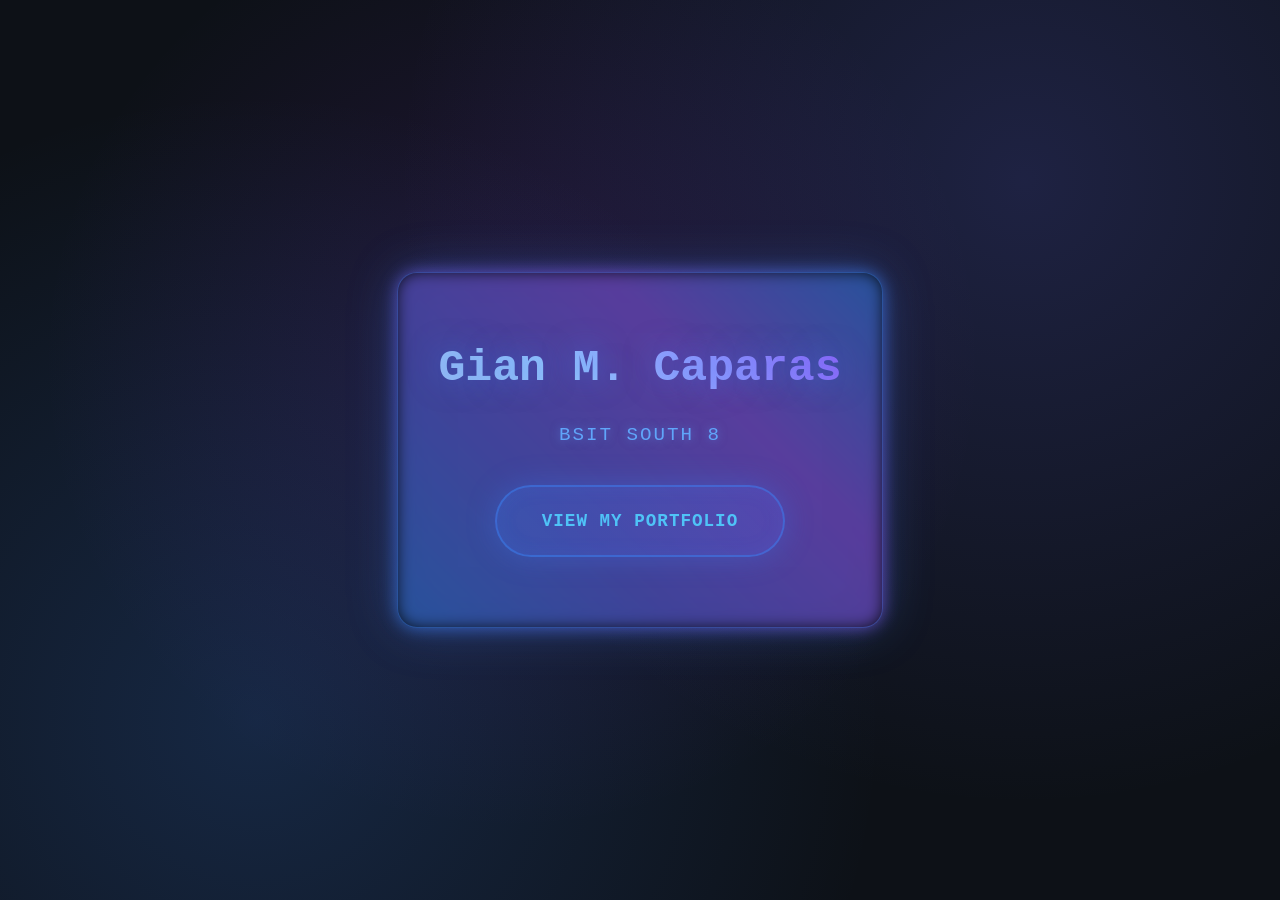
<file: index.html>
<!DOCTYPE html>
<html lang="en">

<head>
    <link rel="stylesheet" href="design.css">
    <meta charset="UTF-8">
    <meta name="viewport" content="width=device-width, initial-scale=1.0">
    <title>Gian - Landing Page</title>
</head>

<body>
    <div class="container">
        <h1>Gian M. Caparas</h1>
        <p class="subtitle">BSIT SOUTH 8</p>
        <a href="portfolio.html" class="cta-button">VIEW MY PORTFOLIO</a>
    </div>
</body>

</html>
</file>
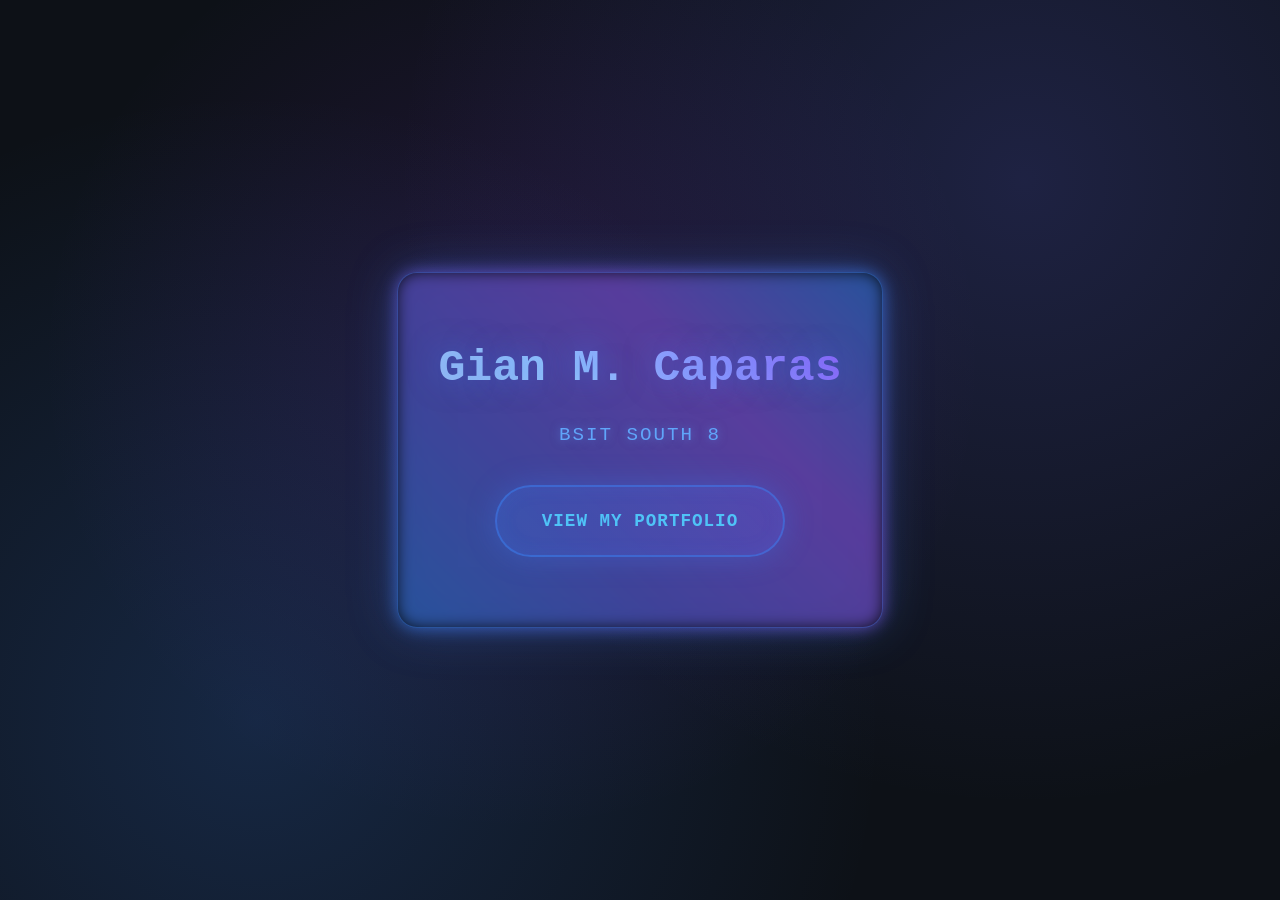
<file: landing-btn.html>
<!DOCTYPE html>
<html lang="en">

<head>
    <link rel="stylesheet" href="design.css">
    <meta charset="UTF-8">
    <meta name="viewport" content="width=device-width, initial-scale=1.0">
    <title>Gian - Landing Page</title>
</head>

<body>
    <div class="container">
        <h1>Gian M. Caparas</h1>
        <p class="subtitle">BSIT SOUTH 8</p>
        <a href="portfolio.html" class="cta-button">VIEW MY PORTFOLIO</a>
    </div>
</body>

</html>
</file>
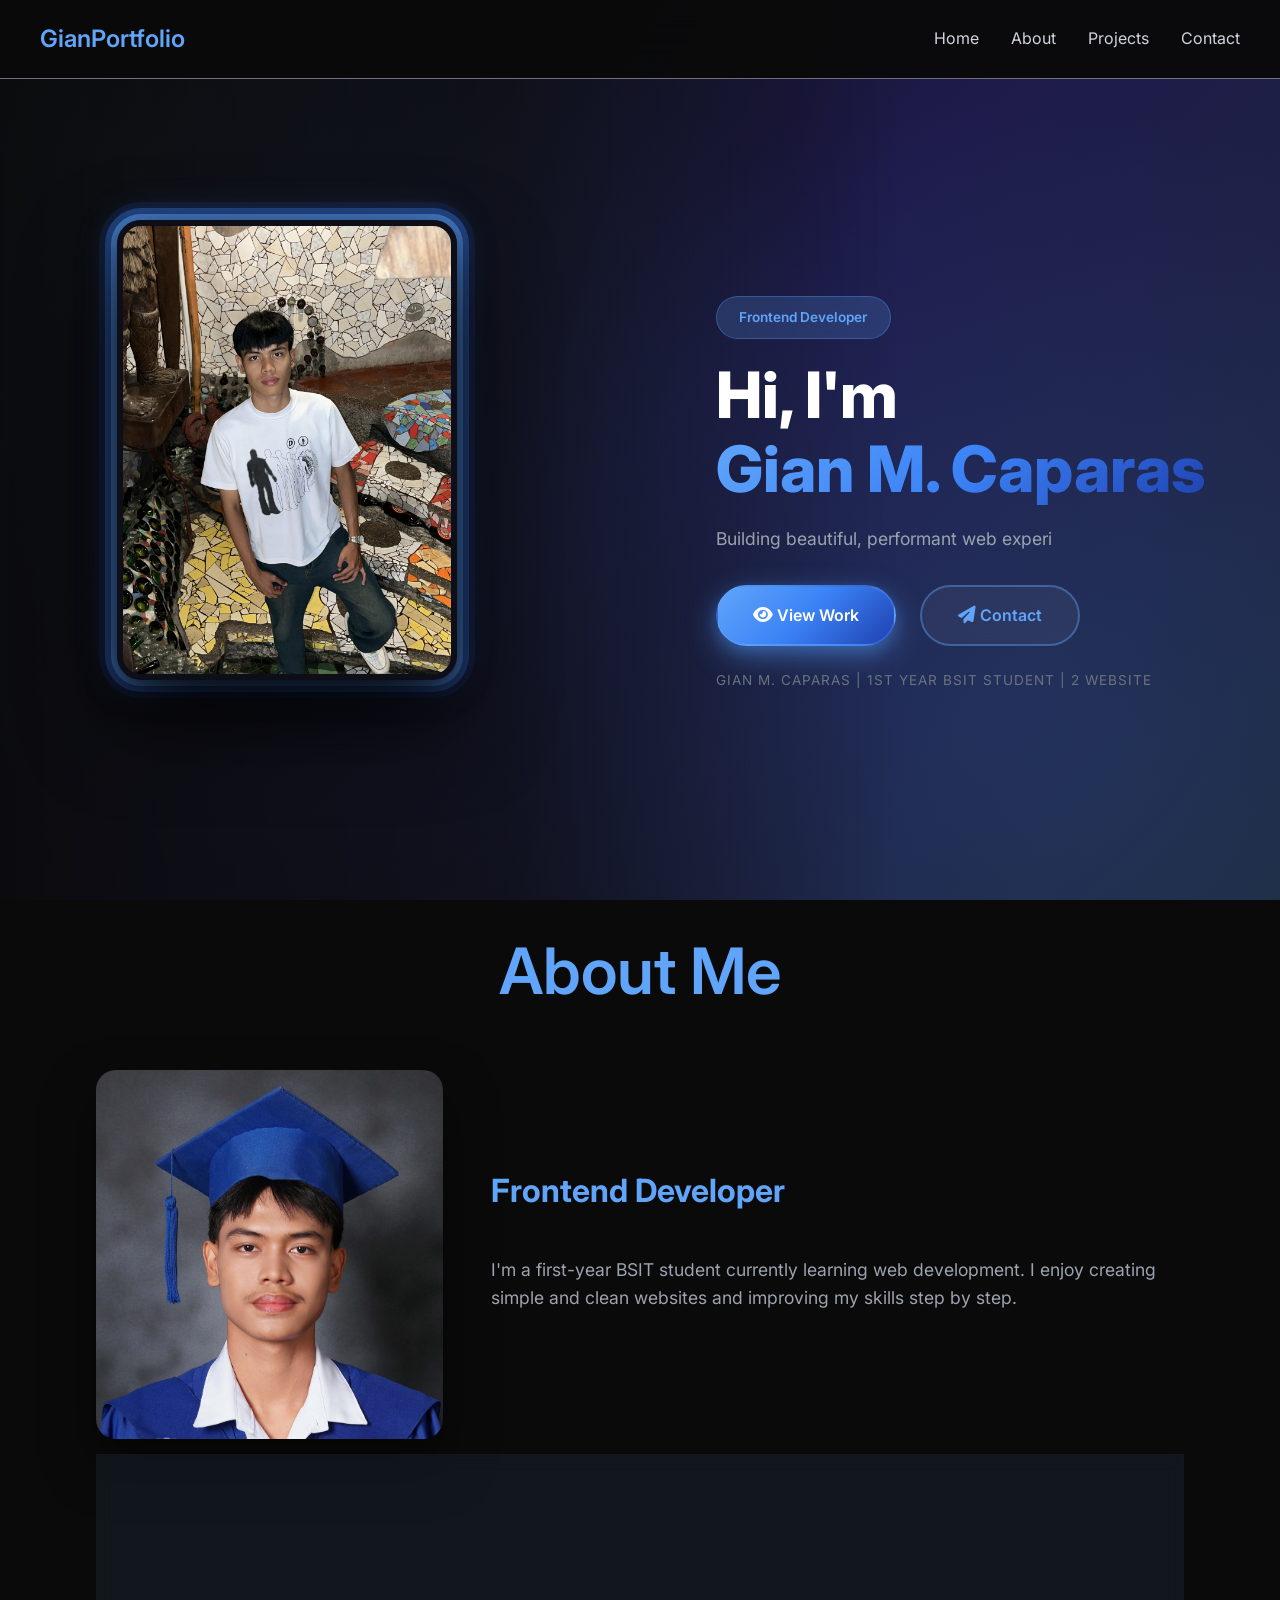
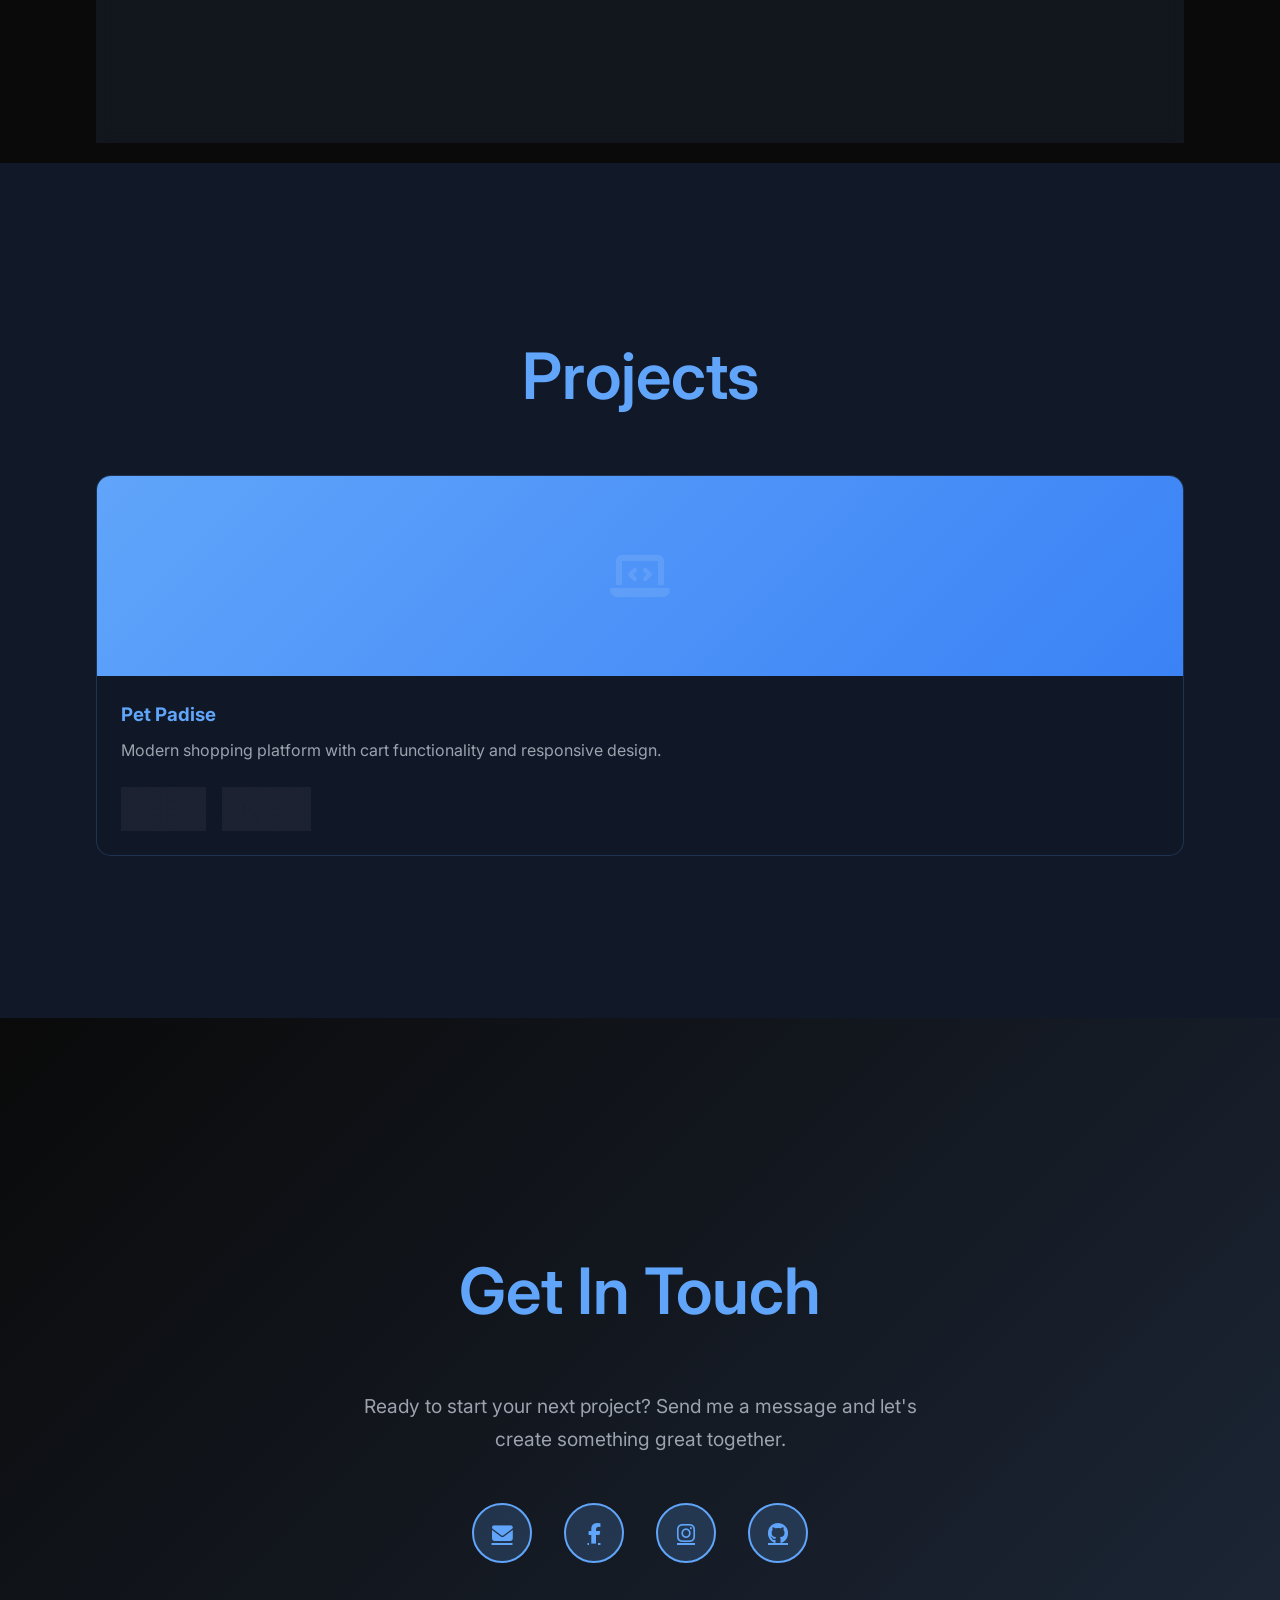
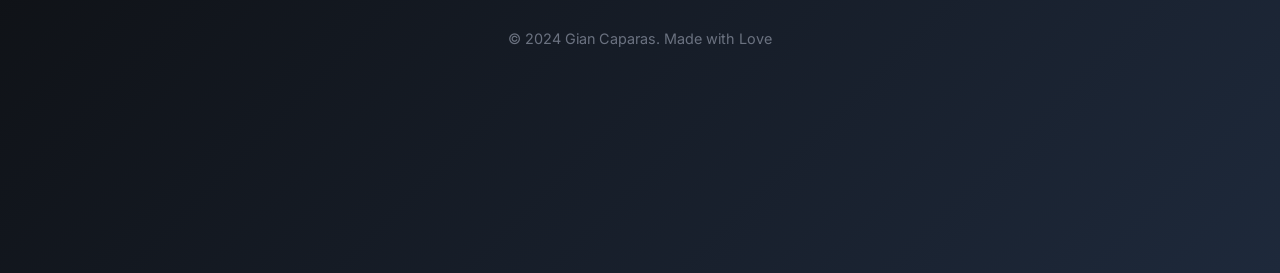
<file: portfolio.html>
<!DOCTYPE html>
<html lang="en">

<head>
    <meta charset="UTF-8">
    <link rel="stylesheet" href="style.css">
    <meta name="viewport" content="width=device-width, initial-scale=1.0">
    <title>Gian Caparas - Portfolio</title>
    <link href="https://fonts.googleapis.com/css2?family=Inter:wght@300;400;500;600;700&display=swap" rel="stylesheet">
    <link rel="stylesheet" href="https://cdnjs.cloudflare.com/ajax/libs/font-awesome/6.4.0/css/all.min.css">

</head>

<body>
    <!-- Navigation -->
    <nav>
        <div class="nav-container">
            <div class="logo">GianPortfolio</div>
            <ul class="nav-links">
                <li><a href="#home">Home</a></li>
                <li><a href="#about">About</a></li>
                <li><a href="#projects">Projects</a></li>
                <li><a href="#contact">Contact</a></li>
            </ul>
        </div>
    </nav>

    <!-- HERO: Profile LEFT + Content RIGHT -->
    <section id="home" class="hero">
        <div class="hero-bg"></div>
        <div class="hero-overlay"></div>

        <!-- CLEAN Portrait - Blue Gradient Border -->
        <div class="left-profile-hero">
            <div class="profile-portrait-clean">
                <img src="image/avatar.png" alt="Your Profile" class="profile-photo-clean">
            </div>
        </div>

        <!-- RIGHT: Content -->
        <div class="hero-content-right">
            <div class="hero-badge">Frontend Developer</div>
            <h1 class="hero-title">
                Hi, I'm <span class="gradient-text">Gian M. Caparas</span>
            </h1>
            <p class="hero-subtitle">
                Building beautiful, performant web experiences with modern tools
            </p>
            <div class="hero-buttons">
                <a href="#projects" class="hero-btn btn-primary">
                    <span class="btn-content">
                        <i class="fas fa-eye btn-icon"></i>
                        <span class="btn-text">View Work</span>
                    </span>
                    <div class="btn-shine"></div>
                    <div class="btn-ripple"></div>
                </a>
                <a href="#contact" class="hero-btn btn-secondary">
                    <span class="btn-content">
                        <i class="fas fa-paper-plane btn-icon"></i>
                        <span class="btn-text">Contact</span>
                    </span>
                    <div class="btn-shine"></div>
                    <div class="btn-ripple"></div>
                </a>
            </div>

            <div class="hero-stats-mini">
                Gian M. Caparas | 1ST YEAR BSIT STUDENT | 2 WEBSITE
            </div>
        </div>
    </section>

    <!-- About -->
    <section id="about" class="about fade-in">
        <div class="container">
            <h2 class="section-title">About Me</h2>
            <div class="about-grid">
                <img src="image/profile.png" alt="Profile" class="profile-img">
                <div class="about-text">
                    <h3>Frontend Developer</h3>
                    <p>I'm a first-year BSIT student currently learning web development. I enjoy creating simple and
                        clean websites and improving my skills step by step.</p>

                </div>
            </div>
            <!--Skills-->
            <div class="skills-section">
                <h3 class="skills-title">Skills & Expertise</h3>
                <div class="skill-progress-grid">
                    <div class="skill-item">
                        <div class="skill-header">
                            <span class="skill-name">HTML</span>
                            <span class="skill-percent">95%</span>
                        </div>
                        <div class="skill-bar">
                            <div class="skill-progress" data-width="95%"></div>
                        </div>
                    </div>

                    <div class="skill-item">
                        <div class="skill-header">
                            <span class="skill-name">CSS</span>
                            <span class="skill-percent">90%</span>
                        </div>
                        <div class="skill-bar">
                            <div class="skill-progress" data-width="90%"></div>
                        </div>
                    </div>

                    <div class="skill-item">
                        <div class="skill-header">
                            <span class="skill-name">JAVA SCRIPT</span>
                            <span class="skill-percent">65%</span>
                        </div>
                        <div class="skill-bar">
                            <div class="skill-progress" data-width="65%"></div>
                        </div>
                    </div>

                    <div class="skill-item">
                        <div class="skill-header">
                            <span class="skill-name">JAVA</span>
                            <span class="skill-percent">81%</span>
                        </div>
                        <div class="skill-bar">
                            <div class="skill-progress" data-width="81%"></div>
                        </div>
                    </div>

                    <div class="skill-item">
                        <div class="skill-header">
                            <span class="skill-name">PYTHON</span>
                            <span class="skill-percent">90%</span>
                        </div>
                        <div class="skill-bar">
                            <div class="skill-progress" data-width="90%"></div>
                        </div>
                    </div>

                    <div class="skill-item">
                        <div class="skill-header">
                            <span class="skill-name">GIT</span>
                            <span class="skill-percent">92%</span>
                        </div>
                        <div class="skill-bar">
                            <div class="skill-progress" data-width="92%"></div>
                        </div>
                    </div>
                </div>
            </div>
    </section>

    <!-- Projects -->
    <section id="projects" class="projects fade-in">
        <div class="container">
            <h2 class="section-title">Projects</h2>
            <div class="projects-grid">
                <div class="project-card fade-in">
                    <div class="project-image"><i class="fas fa-laptop-code"></i></div>
                    <div class="project-content">
                        <h3>Pet Padise</h3>
                        <p>Modern shopping platform with cart functionality and responsive design.
                        </p>
                        <div style="display: flex; gap: 1rem;">
                            <a href="https://gian-web1.github.io/petparadise/" class="btn btn-secondary"
                                style="padding: 0.5rem 1.5rem; font-size: 0.9rem;">View</a>
                            <a href="https://github.com/Gian-web1/petparadise" class="btn btn-secondary"
                                style="padding: 0.5rem 1.5rem; font-size: 0.9rem;">Code</a>
                        </div>
                    </div>
                </div>
            </div>
        </div>
    </section>

    <!-- Contact -->
    <section id="contact" class="contact fade-in">
        <div class="container">
            <h2 class="section-title">Get In Touch</h2>
            <p class="contact-text">
                Ready to start your next project? Send me a message and let's create something great together.
            </p>
            <div class="contact-links">
                <a href="mailto:giancaparas1@gmail.com" class="contact-link" title="Email">
                    <i class="fas fa-envelope"></i>
                </a>
                <a href="https://www.facebook.com/gjyn.cprs" class="contact-link" title="LinkedIn">
                    <i class="fab fa-facebook-f"></i>
                </a>
                <a href="https://www.instagram.com/gjyn.cprs/?hl=en" class="contact-link" title="GitHub">
                    <i class="fab fa-instagram"></i>
                </a>
                <a href="#" class="contact-link" title="Twitter">
                    <i class="fab fa-github"></i>
                </a>
            </div>
            <p style="margin-top: 4rem; color: #6b7280; font-size: 0.9rem; text-align: center;">
                © 2024 Gian Caparas. Made with Love
            </p>
        </div>
    </section>

    <script src="script.js"></script>
</body>

</html>
</file>
<file: design.css>
* {
    margin: 0;
    padding: 0;
    box-sizing: border-box;
}

body {
    font-family: 'Orbitron', 'Courier New', monospace;
    line-height: 1.6;
    color: #4fc3f7;
    background: #0d1117;
    min-height: 100vh;
    display: flex;
    align-items: center;
    justify-content: center;
    position: relative;
    overflow: hidden;
}

body::before {
    content: '';
    position: absolute;
    top: 0;
    left: 0;
    right: 0;
    bottom: 0;
    background:
        radial-gradient(circle at 20% 80%, rgba(59, 130, 246, 0.2) 0%, transparent 50%),
        radial-gradient(circle at 80% 20%, rgba(99, 102, 241, 0.2) 0%, transparent 50%),
        radial-gradient(circle at 40% 40%, rgba(147, 51, 234, 0.15) 0%, transparent 50%);
    z-index: 1;
}

.container {
    text-align: center;
    background: rgba(13, 17, 23, 0.95);
    padding: 60px 40px;
    border-radius: 20px;
    box-shadow:
        0 0 50px rgba(59, 130, 246, 0.3),
        inset 0 0 50px rgba(0, 0, 0, 0.6);
    max-width: 500px;
    border: 1px solid rgba(59, 130, 246, 0.4);
    backdrop-filter: blur(20px);
    position: relative;
    z-index: 2;
    transition: all 0.4s cubic-bezier(0.25, 0.46, 0.45, 0.94);
}

.container {
    opacity: 0;
    transform: translateY(50px) scale(0.9);
    animation: slideInUp 1.2s cubic-bezier(0.25, 0.46, 0.45, 0.94) forwards;
}

@keyframes slideInUp {
    to {
        opacity: 1;
        transform: translateY(0) scale(1);
    }
}

.container::before {
    opacity: 0;
    animation: borderFadeIn 1.5s ease forwards 0.3s;
}

@keyframes borderFadeIn {
    to {
        opacity: 0.6;
    }
}


.container::before {
    content: '';
    position: absolute;
    top: -2px;
    left: -2px;
    right: -2px;
    bottom: -2px;
    background: linear-gradient(45deg, #3b82f6, #6366f1, #8b5cf6, #3b82f6);
    border-radius: 22px;
    z-index: -1;
    filter: blur(8px);
    opacity: 0.6;
}

.container:hover {
    transform: translateY(-15px) scale(1.02);
    box-shadow:
        0 0 80px rgba(59, 130, 246, 0.6),
        inset 0 0 50px rgba(0, 0, 0, 0.6);
}

h1 {
    font-size: 2.8rem;
    background: linear-gradient(45deg, #9abcf2, #92c1fc, #9395fe, #8b5cf6);
    -webkit-background-clip: text;
    -webkit-text-fill-color: transparent;
    background-clip: text;
    margin-bottom: 15px;
    font-weight: 700;
    text-shadow: 0 0 30px rgba(59, 130, 246, 0.5);
}

h1 {
    opacity: 0;
    transform: translateY(30px);
    animation: fadeInUp 0.8s ease forwards 0.5s;
}

.subtitle {
    opacity: 0;
    transform: translateY(30px);
    animation: fadeInUp 0.8s ease forwards 0.7s;
}

@keyframes fadeInUp {
    to {
        opacity: 1;
        transform: translateY(0);
    }
}

.subtitle {
    font-size: 1.2rem;
    color: #60a5fa;
    margin-bottom: 35px;
    font-weight: 300;
    text-shadow: 0 0 10px rgba(96, 165, 250, 0.5);
    letter-spacing: 2px;
}

.cta-button {
    display: inline-block;
    background: linear-gradient(145deg, rgba(59, 130, 246, 0.2), rgba(99, 102, 241, 0.2));
    color: #4fc3f7;
    padding: 20px 45px;
    font-size: 1.1rem;
    font-weight: 600;
    text-decoration: none;
    border-radius: 50px;
    border: 2px solid rgba(59, 130, 246, 0.5);
    transition: all 0.4s ease;
    box-shadow:
        0 0 30px rgba(59, 130, 246, 0.3),
        inset 0 0 20px rgba(59, 130, 246, 0.1);
    position: relative;
    overflow: hidden;
    text-transform: uppercase;
    letter-spacing: 1px;
}

.cta-button::before {
    content: '';
    position: absolute;
    top: 0;
    left: -100%;
    width: 100%;
    height: 100%;
    background: linear-gradient(90deg, transparent,
            rgba(255, 255, 255, 0.2), transparent);
    transition: left 0.5s;
}

.cta-button:hover::before {
    left: 100%;
}

.cta-button:hover {
    background: linear-gradient(145deg, rgba(59, 130, 246, 0.4),
            rgba(99, 102, 241, 0.4));
    color: #ffffff;
    transform: translateY(-8px) scale(1.05);
    box-shadow:
        0 20px 50px rgba(59, 130, 246, 0.6),
        inset 0 0 30px rgba(59, 130, 246, 0.3);
    border-color: rgba(59, 130, 246, 0.8);
}

.cta-button:active {
    transform: translateY(-3px) scale(1.02);
}

.cta-button {
    opacity: 0;
    transform: translateY(30px) scale(0.8);
    animation: fadeInUpScale 1s ease forwards 0.9s;
}

@keyframes fadeInUpScale {
    to {
        opacity: 1;
        transform: translateY(0) scale(1);
    }
}

@media (max-width: 768px) {
    .container {
        margin: 20px;
        padding: 40px 30px;
    }

    h1 {
        font-size: 2.2rem;
    }

    .subtitle {
        font-size: 1.1rem;
    }
}

@import url('https://fonts.googleapis.com/css2?family=Orbitron:wght@400;700;900&display=swap');
</file>
<file: style.css>
* {
    margin: 0;
    padding: 0;
    box-sizing: border-box;
}

body {
    font-family: 'Inter', sans-serif;
    background: #0a0a0a;
    color: #ffffff;
    line-height: 1.6;
    overflow-x: hidden;
}

html {
    scroll-padding-top: 60px;
}

/* Navigation */
nav {
    position: fixed;
    top: 0;
    border-bottom: 1px solid #6b7280;
    width: 100%;
    padding: 20px 20px;
    background: rgba(10, 10, 10, 0.95);
    backdrop-filter: blur(20px);
    z-index: 1000;
    transition: all 0.3s ease;
}

nav.scrolled {
    padding: 10px 20px;
    background: rgba(10, 10, 10, 0.98);
}

.nav-container {
    max-width: 1200px;
    margin: 0 auto;
    display: flex;
    justify-content: space-between;
    align-items: center;
}

.logo {
    font-size: 1.5rem;
    font-weight: 600;
    color: #60a5fa;
}

.nav-links {
    display: flex;
    list-style: none;
    gap: 2rem;
}

.nav-links a {
    color: #d1d5db;
    text-decoration: none;
    font-weight: 400;
    transition: color 0.3s ease;
    position: relative;
}

.nav-links a:hover {
    color: #60a5fa;
}

.nav-links a::after {
    content: '';
    position: absolute;
    bottom: -0.5rem;
    left: 0;
    width: 0;
    height: 2px;
    background: #60a5fa;
    transition: width 0.3s ease;
}

.nav-links a:hover::after {
    width: 100%;
}

section {
    min-height: 95vh;
    width: 100vw;
    display: flex;
    align-items: center;
    justify-content: center;
    padding: 0;
}

.container {
    max-width: 1200px;
    width: 90%;
    padding: 0 2rem;
}

.hero {
    height: 100vh;
    width: 100vw;
    position: relative;
    overflow: hidden;
    background: linear-gradient(135deg, #0a0a0a 0%, #1e1b4b 50%, #1e293b 100%);
}

.hero-bg {
    position: absolute;
    inset: 0;
    background:
        radial-gradient(circle at 10% 20%, rgba(96, 165, 250, 0.2) 0%, transparent 50%),
        radial-gradient(circle at 80% 80%, rgba(59, 130, 246, 0.15) 0%, transparent 50%),
        radial-gradient(circle at 30% 60%, rgba(96, 165, 250, 0.1) 0%, transparent 50%);
    animation: bgFloat 25s ease-in-out infinite;
}

@keyframes bgFloat {

    0%,
    100% {
        transform: scale(1) rotate(0deg);
    }

    33% {
        transform: scale(1.05) rotate(120deg);
    }

    66% {
        transform: scale(1.02) rotate(240deg);
    }
}

.hero-overlay {
    position: absolute;
    inset: 0;
    background: linear-gradient(90deg,
            rgba(10, 10, 10, 0.9) 0%,
            rgba(10, 10, 10, 0.7) 40%,
            transparent 70%);
    z-index: 1;
}


.left-profile-hero {
    position: absolute;
    left: 8%;
    top: 50%;
    transform: translateY(-50%);
    z-index: 3;
    animation: fadeInLeftClean 1.6s ease-out;
}

@keyframes fadeInLeftClean {
    from {
        opacity: 0;
        transform: translateY(-50%) translateX(-30px);
    }

    to {
        opacity: 1;
        transform: translateY(-50%) translateX(0);
    }
}

.profile-portrait-clean {
    position: relative;
    width: 380px;
    height: 500px;
    margin-left: 20px;
}

.profile-photo-clean {
    width: 100%;
    height: 100%;
    border-radius: 24px;
    object-fit: cover;
    object-position: center;

    position: relative;
    background: rgba(15, 15, 25, 0.98);
    border: 6px solid transparent;

    box-shadow:
        0 40px 90px rgba(0, 0, 0, 0.9),
        0 10px 30px rgba(0, 0, 0, 0.5),

        0 0 0 6px rgba(96, 165, 250, 0.6),
        0 0 0 12px rgba(59, 130, 246, 0.4),
        0 0 0 18px rgba(30, 64, 175, 0.2),

        0 0 40px rgba(96, 165, 250, 0.3);

    transition: all 0.5s cubic-bezier(0.25, 0.46, 0.45, 0.94);
}

.profile-photo-clean:hover {
    transform: translateY(-5px) scale(0.95);
    box-shadow:
        0 55px 110px rgba(0, 0, 0, 1),
        0 15px 40px rgba(0, 0, 0, 0.7),
        0 0 0 8px rgba(96, 165, 250, 0.8),
        0 0 0 16px rgba(59, 130, 246, 0.6),
        0 0 0 24px rgba(30, 64, 175, 0.3),
        0 0 50px rgba(96, 165, 250, 0.5);
}

@media (max-width: 1400px) {
    .profile-portrait-clean {
        width: 340px;
        height: 460px;
        margin-left: 15px;
    }
}

@media (max-width: 1200px) {
    .profile-portrait-clean {
        width: 300px;
        height: 420px;
        margin-left: 12px;
    }
}

@media (max-width: 768px) {
    .left-profile-hero {
        position: static;
        left: 0;
        transform: none;
        margin: 1.5rem auto;
        animation: fadeInUpClean 1.2s ease-out;
    }

    .profile-portrait-clean {
        width: 280px;
        height: 380px;
        margin-left: 0;
    }
}

@keyframes fadeInUpClean {
    from {
        opacity: 0;
        transform: translateY(30px);
    }

    to {
        opacity: 1;
        transform: translateY(0);
    }
}

.hero-content-right {
    position: absolute;
    top: 0;
    right: 5%;
    width: 40%;
    max-width: 500px;
    height: 100vh;
    display: flex;
    flex-direction: column;
    justify-content: center;
    padding-top: 120px;
    padding-bottom: 2rem;
    z-index: 2;
    animation: slideInRight 1.2s ease-out;
}

@keyframes slideInRight {
    from {
        opacity: 0;
        transform: translateX(50px);
    }

    to {
        opacity: 1;
        transform: translateX(0);
    }
}

.hero-badge {
    background: rgba(96, 165, 250, 0.2);
    backdrop-filter: blur(10px);
    color: #60a5fa;
    padding: 0.6rem 1.4rem;
    border: 1px solid rgba(96, 165, 250, 0.3);
    border-radius: 30px;
    font-size: 0.85rem;
    font-weight: 600;
    margin-bottom: 1.2rem;
    width: fit-content;
}

.hero-title {
    font-size: clamp(2.5rem, 6vw, 4rem);
    font-weight: 800;
    line-height: 1.15;
    margin-bottom: 1.2rem;
    color: #ffffff;
}

.gradient-text {
    background: linear-gradient(135deg, #60a5fa 0%, #3b82f6 50%, #1e40af 100%);
    -webkit-background-clip: text;
    -webkit-text-fill-color: transparent;
    background-clip: text;
    display: block;
}

.hero-subtitle {
    color: #9ca3af;
    font-size: 1.1rem;
    line-height: 1.6;
    margin-bottom: 2rem;
    max-width: 100%;
}

.hero-buttons {
    display: flex;
    gap: 1.5rem;
    justify-content: flex-start;
    margin-bottom: 1.5rem;
    flex-wrap: wrap;
}

.hero-btn {
    position: relative;
    padding: 1rem 2.2rem;
    border-radius: 50px;
    font-size: 1rem;
    font-weight: 600;
    text-decoration: none;
    display: inline-flex;
    align-items: center;
    gap: 0.8rem;
    overflow: hidden;
    transition: all 0.4s cubic-bezier(0.23, 1, 0.32, 1);
    backdrop-filter: blur(20px);
    min-width: 160px;
    justify-content: center;
}

.btn-content {
    position: relative;
    z-index: 2;
}

.btn-icon {
    font-size: 1.1rem;
    transition: transform 0.3s ease;
}

.btn-text {
    transition: all 0.3s ease;
}

.btn-primary {
    background: linear-gradient(135deg, #60a5fa 0%, #3b82f6 50%, #1e40af 100%);
    color: #ffffff;
    box-shadow:
        0 10px 30px rgba(96, 165, 250, 0.4),
        0 5px 15px rgba(59, 130, 246, 0.3);
    border: 2px solid rgba(96, 165, 250, 0.3);
}

.btn-primary:hover {
    transform: translateY(-6px) scale(1.05);
    box-shadow:
        0 20px 50px rgba(96, 165, 250, 0.6),
        0 10px 30px rgba(59, 130, 246, 0.5),
        0 0 30px rgba(96, 165, 250, 0.4);
}

.btn-primary:hover .btn-icon {
    transform: scale(1.2) rotate(10deg);
}

.btn-primary:hover .btn-text {
    transform: translateX(4px);
}

.btn-secondary {
    background: rgba(255, 255, 255, 0.05);
    color: #60a5fa;
    border: 2px solid rgba(96, 165, 250, 0.4);
    backdrop-filter: blur(20px);
}

.btn-secondary:hover {
    background: linear-gradient(135deg, #60a5fa 0%, #3b82f6 100%);
    color: #ffffff;
    transform: translateY(-6px) scale(1.05);
    box-shadow:
        0 20px 50px rgba(96, 165, 250, 0.5),
        0 0 30px rgba(96, 165, 250, 0.4);
}

.btn-secondary:hover .btn-icon {
    transform: scale(1.2) rotate(-10deg);
}

.btn-secondary:hover .btn-text {
    transform: translateX(4px);
}

.btn-shine {
    position: absolute;
    top: 0;
    left: -100%;
    width: 100%;
    height: 100%;
    background: linear-gradient(90deg,
            transparent,
            rgba(255, 255, 255, 0.3),
            transparent);
    transition: left 0.6s ease;
}

.hero-btn:hover .btn-shine {
    left: 100%;
}

.btn-ripple {
    position: absolute;
    border-radius: 50%;
    background: rgba(255, 255, 255, 0.3);
    transform: scale(0);
    animation: rippleEffect 0.6s ease-out;
    pointer-events: none;
}

@keyframes rippleEffect {
    to {
        transform: scale(4);
        opacity: 0;
    }
}

.hero-btn:active .btn-ripple {
    animation-play-state: running;
}

@media (max-width: 768px) {
    .hero-buttons {
        flex-direction: column;
        align-items: center;
        gap: 1rem;
    }

    .hero-btn {
        width: 100%;
        max-width: 280px;
        justify-content: center;
    }
}

.hero-stats-mini {
    color: #6b7280;
    font-size: 0.85rem;
    letter-spacing: 1px;
    text-transform: uppercase;
}

@media (max-width: 1024px) {
    .hero-content-right {
        right: 3%;
        width: 50%;
        padding-top: 100px;
    }
}

@media (max-width: 768px) {
    .hero-content-right {
        position: relative;
        right: 0;
        width: 95%;
        padding: 6rem 2rem 2rem;
        margin: 0 auto;
        text-align: center;
    }

    .hero-buttons {
        flex-direction: column;
        align-items: center;
    }
}

.section-title {
    font-size: clamp(2.5rem, 6vw, 4rem);
    font-weight: 600;
    color: #60a5fa;
    text-align: center;
    margin-bottom: 3rem;
    opacity: 0;
    transform: translateY(30px);
    animation: fadeInUp 1s ease forwards;
}

.about {
    background: #0a0a0a;
    padding: 20px 0;
    display: flex;
    align-items: center;
    justify-content: center;
}

.about-container {
    display: flex;
    flex-direction: column;
    gap: 3rem;
    width: 100%;
    max-height: 85vh;
    overflow: hidden;
}

.about-grid {
    display: grid;
    grid-template-columns: 1fr 2fr;
    gap: 3rem;
    flex: 1;
    min-height: 0;
}

.about-text {
    display: flex;
    flex-direction: column;
    justify-content: center;
    gap: 1.5rem;
}

.skills-section {
    background: rgba(30, 41, 59, 0.4);
    padding: 2.5rem;
    border-radius: 20px;
    border: 1px solid rgba(96, 165, 250, 0.3);
    margin-top: 1rem;
    backdrop-filter: blur(10px);
}

.skills-title {
    font-size: 1.4rem;
    color: #60a5fa;
    margin-bottom: 1.8rem;
    font-weight: 600;
    text-align: center;
    text-shadow: 0 0 15px rgba(96, 165, 250, 0.3);
}

.skill-progress-grid {
    display: grid;
    grid-template-columns: repeat(auto-fit, minmax(300px, 1fr));
    gap: 1.8rem;
}

.skill-item {
    display: flex;
    flex-direction: column;
    gap: 1rem;
}

.skill-header {
    display: flex;
    justify-content: space-between;
    align-items: center;
}

.skill-name {
    font-weight: 500;
    color: #e5e7eb;
    font-size: 1.05rem;
}

.skill-percent {
    font-weight: 700;
    color: #60a5fa !important;
    font-size: 1.1rem;
    text-shadow: 0 0 12px rgba(96, 165, 250, 0.6);
    background: linear-gradient(135deg, #60a5fa, #3b82f6);
    -webkit-background-clip: text;
    -webkit-text-fill-color: transparent;
    background-clip: text;
}

.skill-bar {
    height: 12px;
    background: rgba(55, 65, 81, 0.7);
    border-radius: 12px;
    overflow: hidden;
    border: 1px solid rgba(96, 165, 250, 0.2);
}

.skill-progress {
    height: 100%;
    background: linear-gradient(90deg, #60a5fa, #3b82f6, #1e40af);
    border-radius: 10px;
    width: 0%;
    transition: width 2s cubic-bezier(0.4, 0, 0.2, 1);
    position: relative;
    box-shadow: 0 0 20px rgba(96, 165, 250, 0.6);
}

.skill-progress::after {
    content: '';
    position: absolute;
    top: 0;
    left: 0;
    right: 0;
    height: 100%;
    background: linear-gradient(90deg,
            transparent 0%,
            rgba(255, 255, 255, 0.6) 50%,
            transparent 100%);
    animation: shimmer 2.5s;
}

@keyframes shimmer {
    0% {
        transform: translateX(-100%);
    }

    100% {
        transform: translateX(100%);
    }
}

.profile-img {
    width: 100%;
    max-width: 350px;
    border-radius: 20px;
    box-shadow: 0 25px 50px rgba(0, 0, 0, 0.5);
    transition: all 0.4s ease;
}

.profile-img:hover {
    transform: scale(1.05);
    box-shadow: 0 35px 70px rgba(96, 165, 250, 0.2);
}

.about-text h3 {
    font-size: 2rem;
    color: #60a5fa;
    margin-bottom: 1rem;
}

.about-text p {
    color: #9ca3af;
    font-size: 1.1rem;
    margin-bottom: 2rem;
}

/* Skills */
.skills-grid {
    display: grid;
    grid-template-columns: repeat(auto-fit, minmax(250px, 1fr));
    gap: 2rem;
    margin-top: 3rem;
}

.skill-card {
    background: rgba(30, 41, 59, 0.5);
    padding: 2rem;
    border-radius: 15px;
    text-align: center;
    transition: all 0.3s ease;
    border: 1px solid rgba(96, 165, 250, 0.2);
}

.skill-card:hover {
    background: rgba(96, 165, 250, 0.1);
    transform: translateY(-10px);
    box-shadow: 0 20px 40px rgba(96, 165, 250, 0.15);
}

.skill-icon {
    font-size: 3rem;
    color: #60a5fa;
    margin-bottom: 1rem;
}

.skill-card h4 {
    font-size: 1.3rem;
    margin-bottom: 0.5rem;
}

/* Projects */
.projects {
    background: #111827;
}

.projects-grid {
    display: grid;
    grid-template-columns: repeat(auto-fit, minmax(350px, 1fr));
    gap: 2rem;
}

.project-card {
    background: rgba(17, 24, 39, 0.8);
    border-radius: 15px;
    overflow: hidden;
    transition: all 0.4s ease;
    border: 1px solid rgba(96, 165, 250, 0.2);
}

.project-card:hover {
    transform: translateY(-15px);
    box-shadow: 0 30px 60px rgba(96, 165, 250, 0.2);
}



.project-image {
    height: 200px;
    background: linear-gradient(135deg, #60a5fa, #3b82f6);
    display: flex;
    align-items: center;
    justify-content: center;
    object-fit: cover;
    font-size: 3rem;
    color: rgba(255, 255, 255, 0.1);
}

.project-content {
    padding: 1.5rem;
}

.project-content h3 {
    color: #60a5fa;
    margin-bottom: 0.5rem;
}

.project-content p {
    color: #9ca3af;
    margin-bottom: 1.5rem;
}

/* Contact */
.contact {
    background: linear-gradient(135deg, #0a0a0a 0%, #1e293b 100%);
    text-align: center;
}

.contact-links {
    display: flex;
    gap: 2rem;
    justify-content: center;
    flex-wrap: wrap;
    margin-top: 3rem;
}

.contact-link {
    width: 60px;
    height: 60px;
    background: rgba(96, 165, 250, 0.2);
    border: 2px solid #60a5fa;
    border-radius: 50%;
    display: flex;
    align-items: center;
    justify-content: center;
    font-size: 1.3rem;
    color: #60a5fa;
    transition: all 0.3s ease;
}

.contact-link:hover {
    background: #60a5fa;
    color: #0a0a0a;
    transform: translateY(-5px) scale(1.1);
}

.contact-text {
    font-size: 1.2rem;
    color: #9ca3af;
    margin-bottom: 3rem;
    max-width: 600px;
    text-align: center !important;
    margin-left: auto !important;
    margin-right: auto !important;
    line-height: 1.7;
    padding: 0 1rem;
}

@keyframes fadeInUp {
    to {
        opacity: 1;
        transform: translateY(0);
    }
}

.fade-in {
    opacity: 0;
    transform: translateY(40px);
    transition: all 0.8s ease;
}

.fade-in.visible {
    opacity: 1;
    transform: translateY(0);
}

@media (max-width: 768px) {
    .nav-links {
        display: none;
    }

    .about-grid {
        grid-template-columns: 1fr;
        gap: 2rem;
        text-align: center;
    }

    .hero-buttons {
        flex-direction: column;
        align-items: center;
    }
}
</file>
